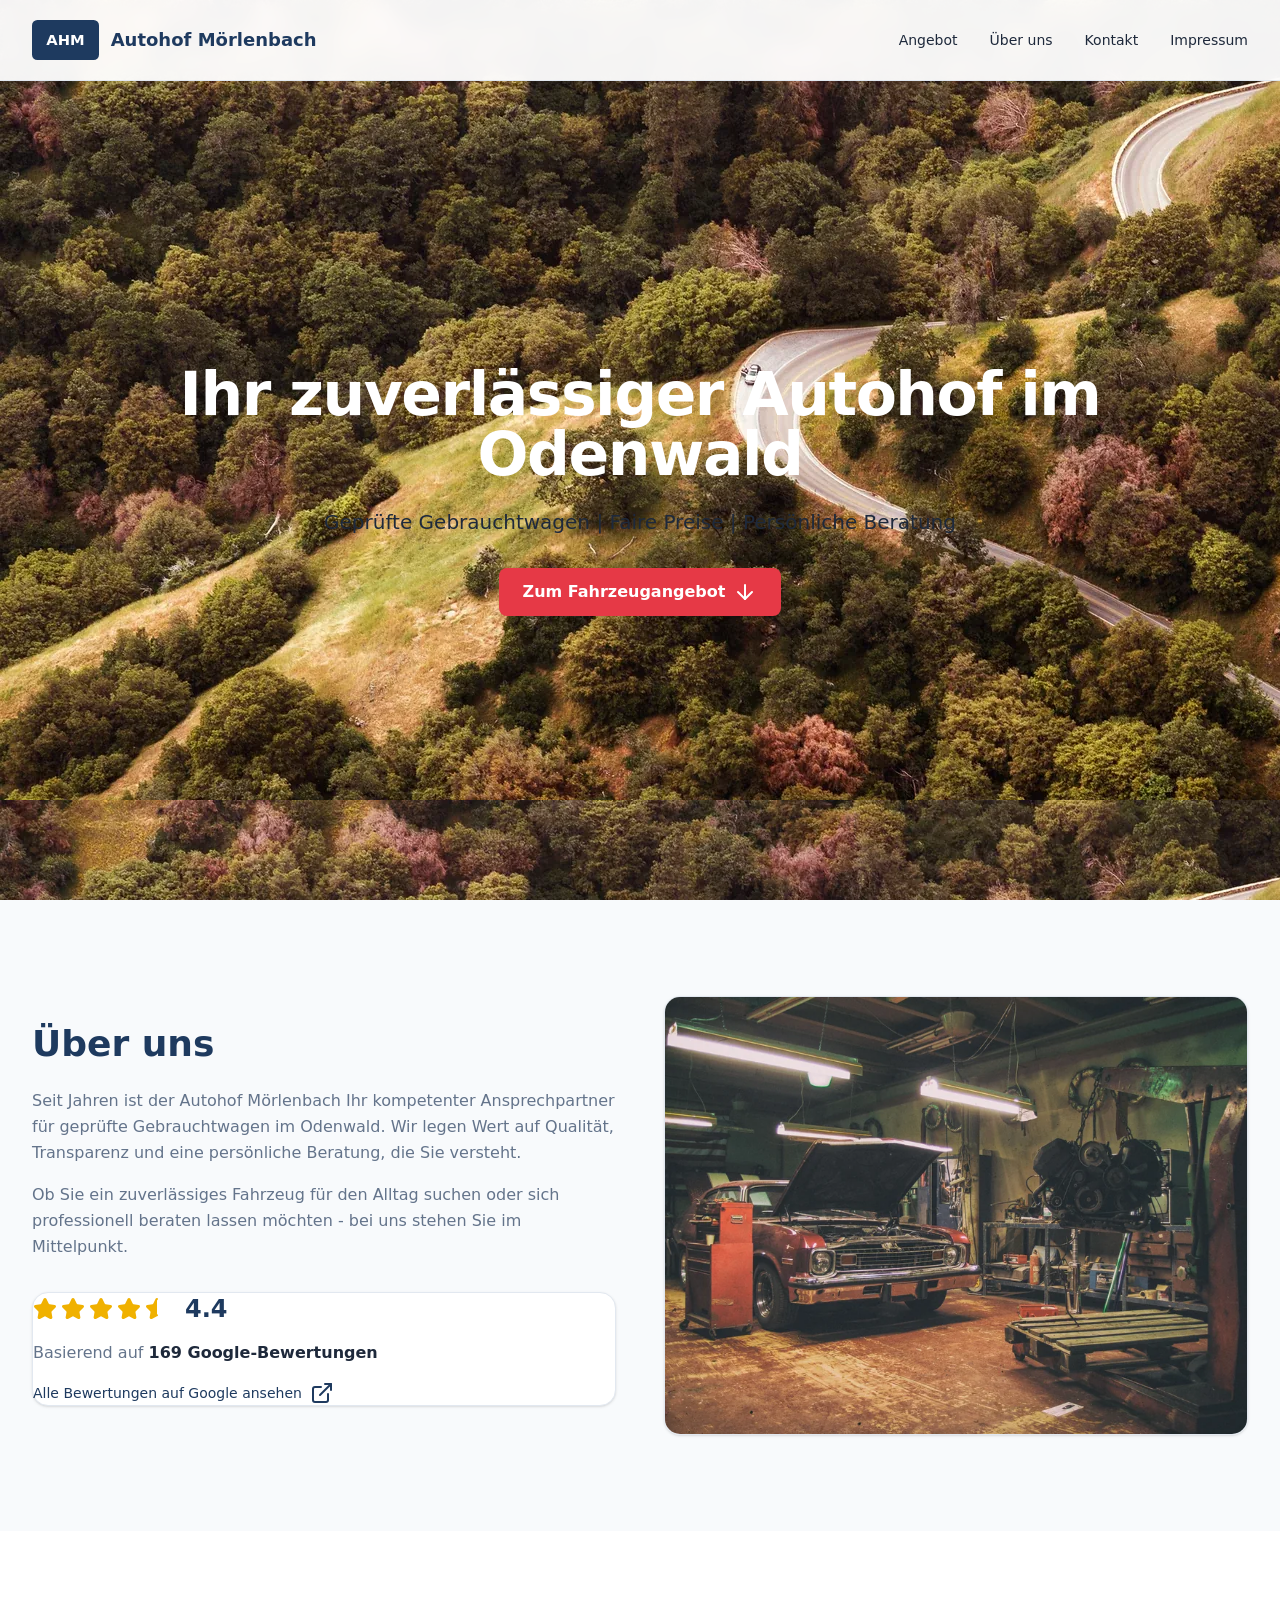
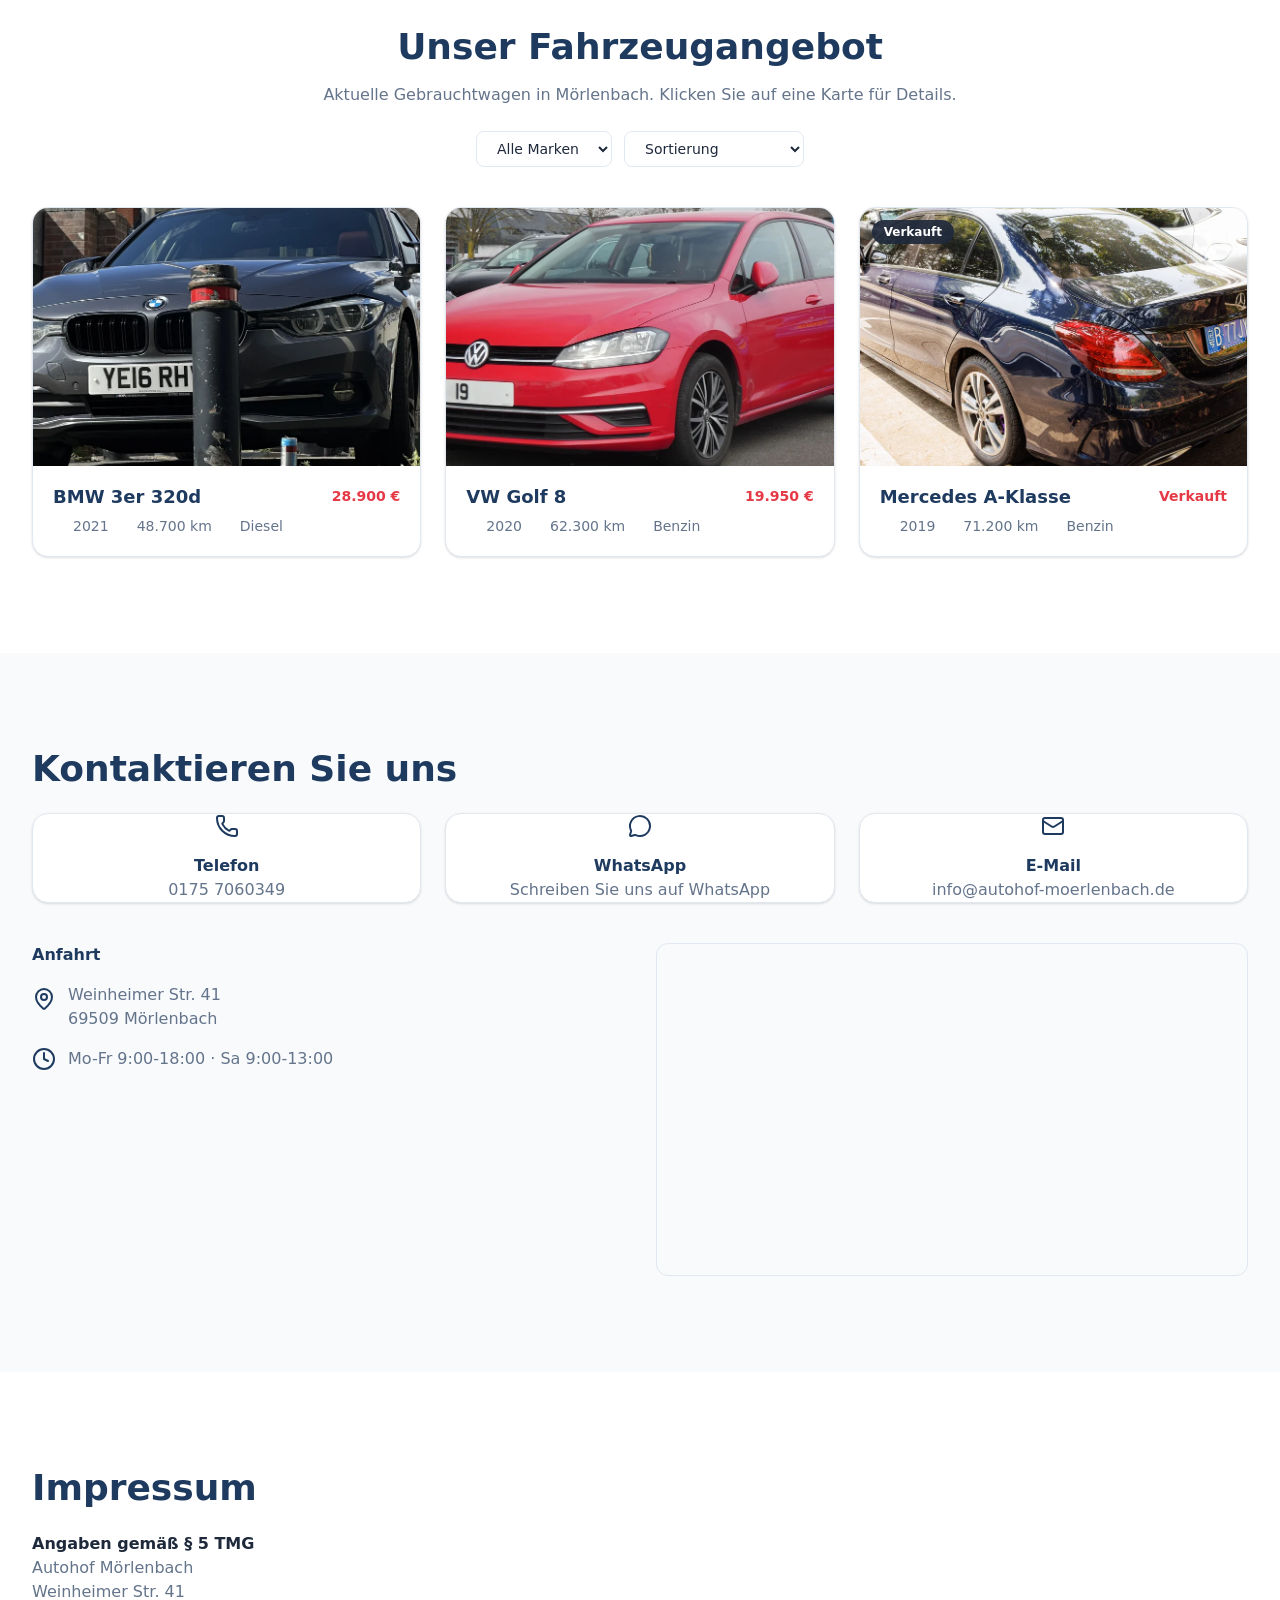
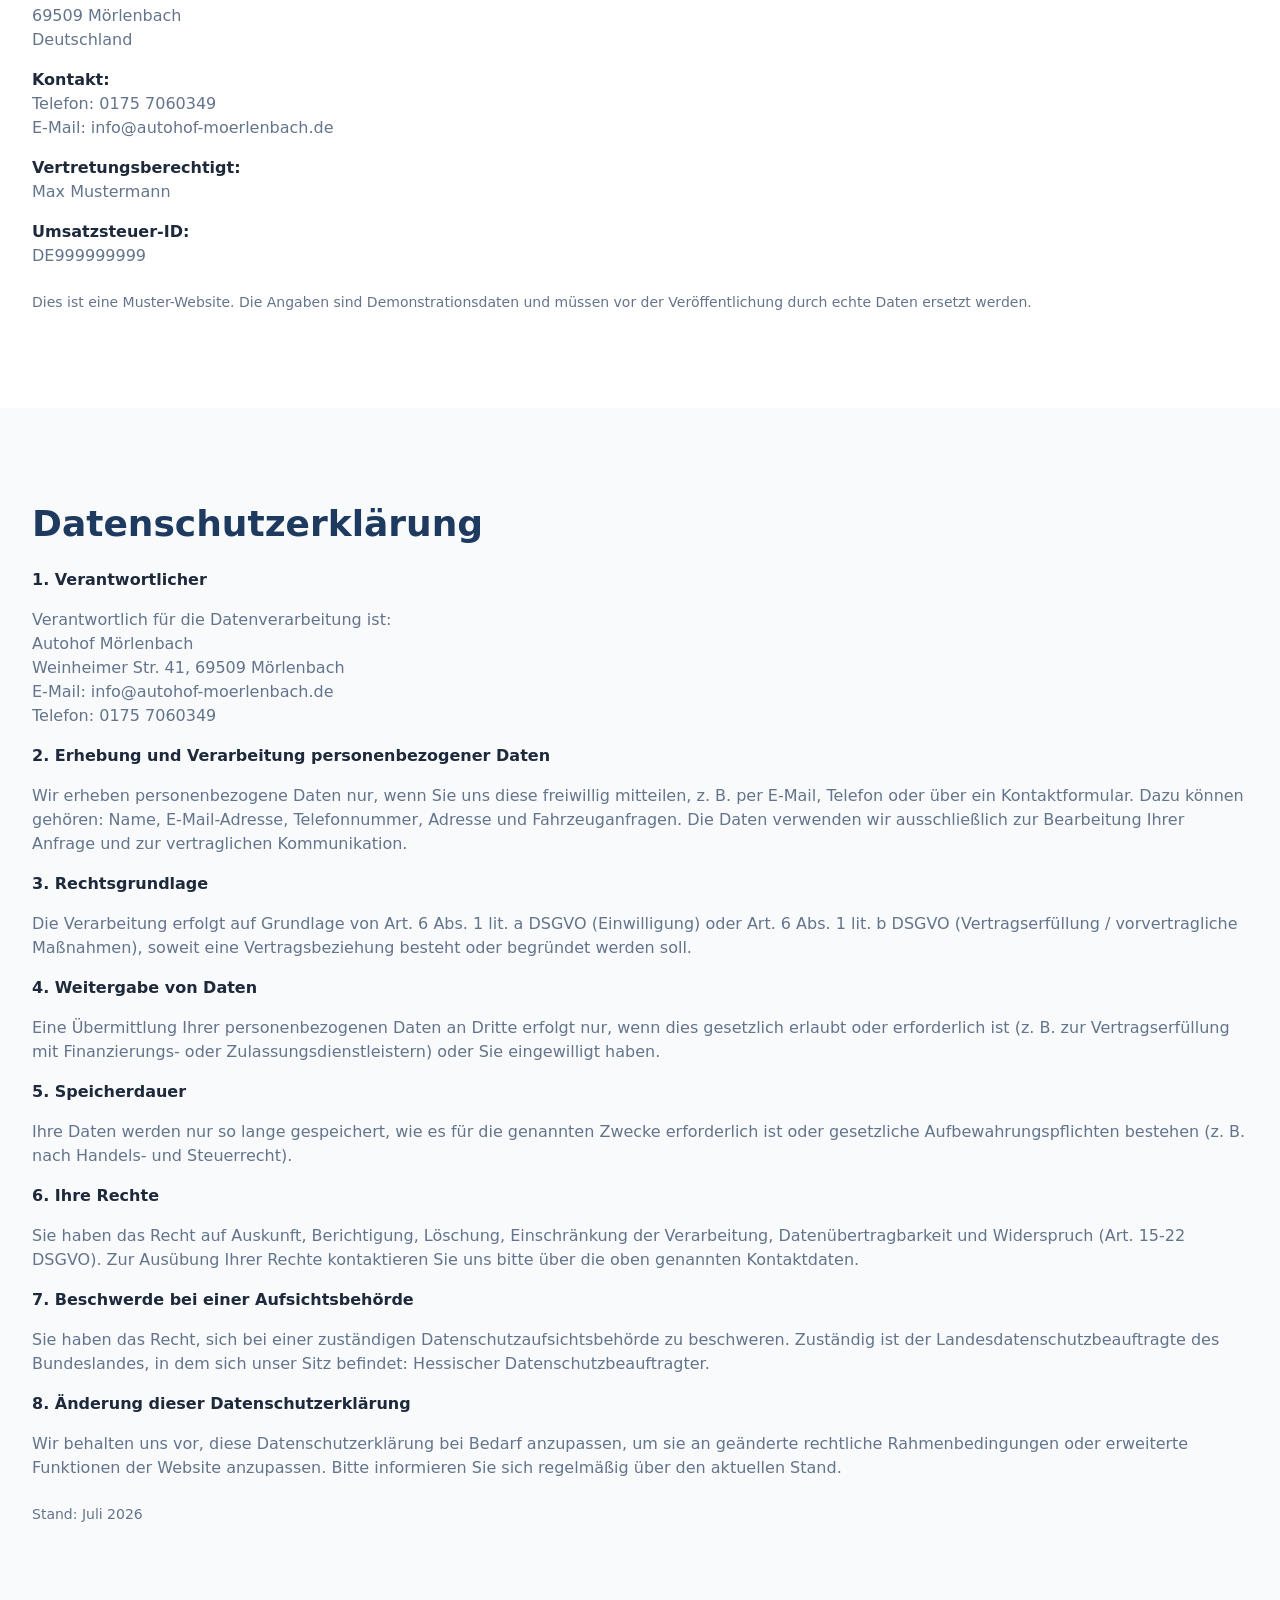
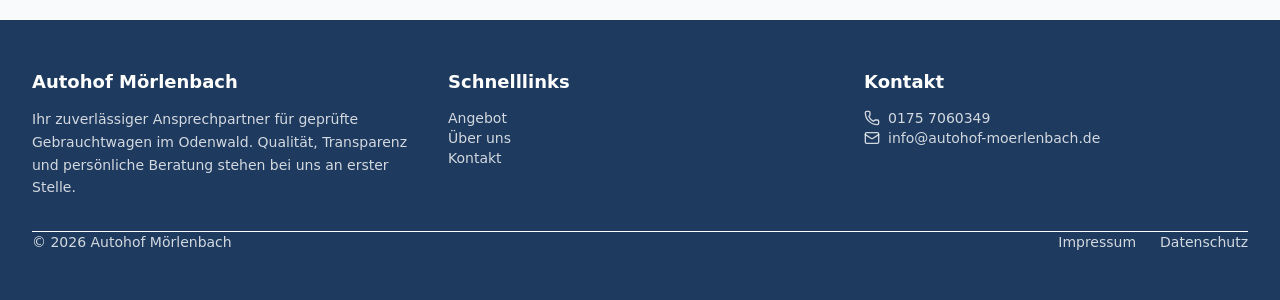
<file: index.html>
<!DOCTYPE html>
<html lang="de">
<head>
  <meta charset="UTF-8">
  <meta name="viewport" content="width=device-width, initial-scale=1.0">
  <title>Autohof Mörlenbach | Gebrauchtwagen im Odenwald</title>
  <meta name="description" content="Ihr zuverlässiger Autohof in Mörlenbach im Odenwald. Geprüfte Gebrauchtwagen, faire Preise und persönliche Beratung.">
  <meta name="keywords" content="Autohof Mörlenbach, Gebrauchtwagen Odenwald, Autohof Mörlenbach, Gebrauchtwagen Mörlenbach, Autohaus Odenwald, Fahrzeuge Mörlenbach, Auto kaufen Odenwald, Weinheimer Straße 41, Gebrauchtwagen Hessen, BMW, VW, Audi, Mercedes">
  <meta name="robots" content="index, follow">
  <link rel="canonical" href="https://autohof-moerlenbach.de/">
  <meta property="og:title" content="Autohof Mörlenbach | Gebrauchtwagen im Odenwald">
  <meta property="og:description" content="Geprüfte Gebrauchtwagen | Faire Preise | Persönliche Beratung">
  <meta property="og:type" content="website">
  <meta property="og:url" content="https://autohof-moerlenbach.de/">
  <meta property="og:image" content="https://autohof-moerlenbach.de/assets/img/og-image.jpg">
  <meta property="og:image:width" content="1200">
  <meta property="og:image:height" content="630">
  <meta property="og:locale" content="de_DE">
  <meta name="twitter:card" content="summary_large_image">
  <meta name="twitter:title" content="Autohof Mörlenbach | Gebrauchtwagen im Odenwald">
  <meta name="twitter:description" content="Geprüfte Gebrauchtwagen | Faire Preise | Persönliche Beratung">
  <meta name="twitter:image" content="https://autohof-moerlenbach.de/assets/img/og-image.jpg">
  <link rel="stylesheet" href="assets/css/tailwind.css">
  <link rel="stylesheet" href="assets/css/style.css">
  <script src="assets/js/lucide.min.js" defer></script>
</head>
<body class="bg-[var(--color-bg)] text-[var(--color-text)] font-sans antialiased">
  <a href="#main-content" class="sr-only focus:not-sr-only focus:absolute focus:top-2 focus:left-2 z-50 bg-[var(--color-primary)] text-white px-4 py-2 rounded">Zum Inhalt springen</a>
  <header class="fixed top-0 left-0 right-0 z-50 bg-white/95 backdrop-blur border-b border-[var(--color-border)]">
    <div class="max-w-7xl mx-auto px-4 sm:px-6 lg:px-8">
      <div class="flex items-center justify-between h-16 md:h-20">
        <a href="#" class="flex items-center gap-3">
          <img src="assets/img/logo.svg" alt="Autohof Mörlenbach Logo" class="h-10 w-auto">
          <span class="font-bold text-lg text-[var(--color-primary)] hidden sm:block">Autohof Mörlenbach</span>
        </a>
        <nav class="hidden md:flex items-center gap-8">
          <a href="#angebot" class="text-sm font-medium hover:text-[var(--color-primary)] transition">Angebot</a>
          <a href="#ueber-uns" class="text-sm font-medium hover:text-[var(--color-primary)] transition">Über uns</a>
          <a href="#kontakt" class="text-sm font-medium hover:text-[var(--color-primary)] transition">Kontakt</a>
          <a href="#impressum" class="text-sm font-medium hover:text-[var(--color-primary)] transition">Impressum</a>
        </nav>
        <button id="mobile-menu-btn" class="md:hidden p-2 rounded-md text-[var(--color-primary)] hover:bg-[var(--color-bg)]" aria-label="Menü öffnen" aria-expanded="false">
          <i data-lucide="menu"></i>
        </button>
      </div>
    </div>
    <div id="mobile-menu" class="hidden md:hidden border-t border-[var(--color-border)] bg-white">
      <div class="px-4 py-3 space-y-1">
        <a href="#angebot" class="block px-3 py-2 rounded-md text-base font-medium hover:bg-[var(--color-bg)]">Angebot</a>
        <a href="#ueber-uns" class="block px-3 py-2 rounded-md text-base font-medium hover:bg-[var(--color-bg)]">Über uns</a>
        <a href="#kontakt" class="block px-3 py-2 rounded-md text-base font-medium hover:bg-[var(--color-bg)]">Kontakt</a>
        <a href="#impressum" class="block px-3 py-2 rounded-md text-base font-medium hover:bg-[var(--color-bg)]">Impressum</a>
      </div>
    </div>
  </header>

  <main id="main-content">
    <section id="hero" class="relative min-h-[100dvh] flex items-center justify-center bg-cover bg-center bg-no-repeat pt-20" style="background-image: url('assets/img/hero.webp');">
      <div class="absolute inset-0 bg-[var(--color-primary)]/70"></div>
      <div class="relative max-w-7xl mx-auto px-4 sm:px-6 lg:px-8 text-center">
        <h1 class="text-4xl md:text-5xl lg:text-6xl font-bold tracking-tight text-white mb-6 drop-shadow-lg">Ihr zuverlässiger Autohof im Odenwald</h1>
        <p class="text-lg md:text-xl text-white/90 max-w-2xl mx-auto mb-8 drop-shadow">Geprüfte Gebrauchtwagen | Faire Preise | Persönliche Beratung</p>
        <a href="#angebot" class="inline-flex items-center gap-2 px-6 py-3 bg-[var(--color-accent)] text-white font-semibold rounded-lg hover:bg-[var(--color-accent-dark)] transition shadow-lg hover:shadow-xl active:scale-[0.98]">
          Zum Fahrzeugangebot
          <i data-lucide="arrow-down"></i>
        </a>
      </div>
    </section>

    <section id="ueber-uns" class="py-16 md:py-24">
      <div class="max-w-7xl mx-auto px-4 sm:px-6 lg:px-8">
        <div class="grid md:grid-cols-2 gap-12 items-center">
          <div>
            <h2 class="text-3xl md:text-4xl font-bold text-[var(--color-primary)] mb-6">Über uns</h2>
            <p class="text-[var(--color-text-light)] leading-relaxed mb-4">Seit Jahren ist der Autohof Mörlenbach Ihr kompetenter Ansprechpartner für geprüfte Gebrauchtwagen im Odenwald. Wir legen Wert auf Qualität, Transparenz und eine persönliche Beratung, die Sie versteht.</p>
            <p class="text-[var(--color-text-light)] leading-relaxed mb-8">Ob Sie ein zuverlässiges Fahrzeug für den Alltag suchen oder sich professionell beraten lassen möchten - bei uns stehen Sie im Mittelpunkt.</p>
            <div class="bg-white rounded-2xl p-6 shadow-sm border border-[var(--color-border)]">
              <div class="flex items-center gap-4 mb-4">
                <div class="flex items-center gap-1 text-yellow-500">
                  <i data-lucide="star" class="fill-current"></i>
                  <i data-lucide="star" class="fill-current"></i>
                  <i data-lucide="star" class="fill-current"></i>
                  <i data-lucide="star" class="fill-current"></i>
                  <i data-lucide="star-half" class="fill-current"></i>
                </div>
                <span class="text-2xl font-bold text-[var(--color-primary)]">4.4</span>
              </div>
              <p class="text-[var(--color-text-light)]">Basierend auf <strong class="text-[var(--color-text)]">169 Google-Bewertungen</strong></p>
              <a href="https://www.google.com/search?q=Autohof+Mörlenbach" target="_blank" rel="noopener" class="inline-flex items-center gap-2 mt-4 text-sm font-medium text-[var(--color-primary)] hover:underline">
                Alle Bewertungen auf Google ansehen
                <i data-lucide="external-link"></i>
              </a>
            </div>
          </div>
          <div class="relative rounded-2xl overflow-hidden shadow-sm border border-[var(--color-border)] aspect-[4/3]">
            <img src="assets/img/about.webp" alt="Werkstatt-Atmosphäre beim Autohof Mörlenbach" class="w-full h-full object-cover">
          </div>
        </div>
      </div>
    </section>

    <section id="angebot" class="py-16 md:py-24 bg-white">
      <div class="max-w-7xl mx-auto px-4 sm:px-6 lg:px-8">
        <div class="text-center mb-10">
          <h2 class="text-3xl md:text-4xl font-bold text-[var(--color-primary)] mb-4">Unser Fahrzeugangebot</h2>
          <p class="text-[var(--color-text-light)] max-w-2xl mx-auto mb-6">Aktuelle Gebrauchtwagen in Mörlenbach. Klicken Sie auf eine Karte für Details.</p>
          <div class="flex flex-col sm:flex-row items-center justify-center gap-3">
            <label for="brand-filter" class="sr-only">Marke filtern</label>
            <select id="brand-filter" aria-label="Marke filtern" class="w-full sm:w-auto px-4 py-2 border border-[var(--color-border)] rounded-lg bg-white text-sm focus:outline-none focus:ring-2 focus:ring-[var(--color-primary)]">
              <option value="">Alle Marken</option>
            </select>
            <label for="sort-price" class="sr-only">Sortierung</label>
            <select id="sort-price" aria-label="Sortierung" class="w-full sm:w-auto px-4 py-2 border border-[var(--color-border)] rounded-lg bg-white text-sm focus:outline-none focus:ring-2 focus:ring-[var(--color-primary)]">
              <option value="default">Sortierung</option>
              <option value="price-asc">Preis: aufsteigend</option>
              <option value="price-desc">Preis: absteigend</option>
            </select>
          </div>
        </div>
        <div id="vehicle-grid" class="grid grid-cols-1 md:grid-cols-2 lg:grid-cols-3 gap-6" role="list">
          <div class="col-span-full text-center text-[var(--color-text-light)] py-12" id="vehicle-loading">Fahrzeuge werden geladen...</div>
        </div>
        <div id="vehicle-empty" class="hidden text-center py-12">
          <div class="inline-flex items-center gap-2 px-4 py-2 bg-[var(--color-bg)] rounded-lg text-sm text-[var(--color-text-light)]">
            <i data-lucide="info"></i>
            Aktuell sind keine Fahrzeuge verfügbar.
          </div>
        </div>
      </div>
    </section>

    <section id="kontakt" class="py-16 md:py-24">
      <div class="max-w-7xl mx-auto px-4 sm:px-6 lg:px-8">
        <h2 class="text-3xl md:text-4xl font-bold text-[var(--color-primary)] mb-6">Kontaktieren Sie uns</h2>
        <div class="grid grid-cols-1 md:grid-cols-3 gap-6 mb-10">
          <a href="tel:+491757060349" class="group flex flex-col items-center text-center p-6 bg-white rounded-2xl border border-[var(--color-border)] shadow-sm hover:shadow-lg hover:-translate-y-1 transition">
            <span class="inline-flex items-center justify-center w-12 h-12 rounded-full bg-[var(--color-primary)]/10 text-[var(--color-primary)] mb-4 group-hover:bg-[var(--color-primary)] group-hover:text-white transition">
              <i data-lucide="phone" class="w-6 h-6"></i>
            </span>
            <span class="font-semibold text-[var(--color-primary)] mb-1">Telefon</span>
            <span class="text-[var(--color-text-light)]">0175 7060349</span>
          </a>
          <a href="https://wa.me/491757060349" target="_blank" rel="noopener" class="group flex flex-col items-center text-center p-6 bg-white rounded-2xl border border-[var(--color-border)] shadow-sm hover:shadow-lg hover:-translate-y-1 transition">
            <span class="inline-flex items-center justify-center w-12 h-12 rounded-full bg-[var(--color-primary)]/10 text-[var(--color-primary)] mb-4 group-hover:bg-[var(--color-primary)] group-hover:text-white transition">
              <i data-lucide="message-circle" class="w-6 h-6"></i>
            </span>
            <span class="font-semibold text-[var(--color-primary)] mb-1">WhatsApp</span>
            <span class="text-[var(--color-text-light)]">Schreiben Sie uns auf WhatsApp</span>
          </a>
          <a href="mailto:info@autohof-moerlenbach.de" class="group flex flex-col items-center text-center p-6 bg-white rounded-2xl border border-[var(--color-border)] shadow-sm hover:shadow-lg hover:-translate-y-1 transition">
            <span class="inline-flex items-center justify-center w-12 h-12 rounded-full bg-[var(--color-primary)]/10 text-[var(--color-primary)] mb-4 group-hover:bg-[var(--color-primary)] group-hover:text-white transition">
              <i data-lucide="mail" class="w-6 h-6"></i>
            </span>
            <span class="font-semibold text-[var(--color-primary)] mb-1">E-Mail</span>
            <span class="text-[var(--color-text-light)]">info@autohof-moerlenbach.de</span>
          </a>
        </div>
        <div class="grid md:grid-cols-2 gap-8">
          <div class="space-y-4">
            <h3 class="font-semibold text-[var(--color-primary)]">Anfahrt</h3>
            <p class="flex items-start gap-3 text-[var(--color-text-light)]">
              <i data-lucide="map-pin" class="mt-1 text-[var(--color-primary)]"></i>
              <span>Weinheimer Str. 41<br>69509 Mörlenbach</span>
            </p>
            <p class="flex items-center gap-3 text-[var(--color-text-light)]">
              <i data-lucide="clock" class="text-[var(--color-primary)]"></i>
              <span id="opening-hours">Öffnungszeiten werden geladen...</span>
            </p>
          </div>
          <div class="relative w-full aspect-video rounded-xl overflow-hidden border border-[var(--color-border)]">
            <iframe
              class="absolute inset-0 w-full h-full"
              src="https://www.google.com/maps/embed?pb=!1m18!1m12!1m3!1d2582.0!2d8.7352399!3d49.6162256!2m3!1f0!2f0!3f0!3m2!1i1024!2i768!4f13.1!3m3!1m2!1s0x47b6e79df210fa1b%3A0x96f6d8662a940e75!2sAutohof%20M%C3%B6rlenbach!5e0!3m2!1sde!2sde"
              title="Standort Autohof Mörlenbach"
              loading="lazy"
              allowfullscreen
              referrerpolicy="no-referrer-when-downgrade"
            ></iframe>
          </div>
        </div>
      </div>
    </section>

    <section id="impressum" class="py-16 md:py-24 bg-white">
      <div class="max-w-7xl mx-auto px-4 sm:px-6 lg:px-8">
        <h2 class="text-3xl md:text-4xl font-bold text-[var(--color-primary)] mb-6">Impressum</h2>
        <div class="prose prose-sm max-w-none text-[var(--color-text-light)]">
          <p class="font-semibold text-[var(--color-text)]">Angaben gemäß § 5 TMG</p>
          <p class="mt-2">Autohof Mörlenbach<br>Weinheimer Str. 41<br>69509 Mörlenbach<br>Deutschland</p>

          <p class="mt-4"><strong class="text-[var(--color-text)]">Kontakt:</strong><br>
            Telefon: <a href="tel:+491757060349" class="hover:text-[var(--color-primary)]">0175 7060349</a><br>
            E-Mail: <a href="mailto:info@autohof-moerlenbach.de" class="hover:text-[var(--color-primary)]">info@autohof-moerlenbach.de</a>
          </p>

          <p class="mt-4"><strong class="text-[var(--color-text)]">Vertretungsberechtigt:</strong><br>Max Mustermann</p>

          <p class="mt-4"><strong class="text-[var(--color-text)]">Umsatzsteuer-ID:</strong><br>DE999999999</p>

          <p class="mt-6 text-sm text-[var(--color-text-light)]">Dies ist eine Muster-Website. Die Angaben sind Demonstrationsdaten und müssen vor der Veröffentlichung durch echte Daten ersetzt werden.</p>
        </div>
      </div>
    </section>

    <section id="datenschutz" class="py-16 md:py-24">
      <div class="max-w-7xl mx-auto px-4 sm:px-6 lg:px-8">
        <h2 class="text-3xl md:text-4xl font-bold text-[var(--color-primary)] mb-6">Datenschutzerklärung</h2>
        <div class="prose prose-sm max-w-none text-[var(--color-text-light)] space-y-4">
          <p class="font-semibold text-[var(--color-text)]">1. Verantwortlicher</p>
          <p>Verantwortlich für die Datenverarbeitung ist:<br>
            Autohof Mörlenbach<br>
            Weinheimer Str. 41, 69509 Mörlenbach<br>
            E-Mail: <a href="mailto:info@autohof-moerlenbach.de" class="hover:text-[var(--color-primary)]">info@autohof-moerlenbach.de</a><br>
            Telefon: <a href="tel:+491757060349" class="hover:text-[var(--color-primary)]">0175 7060349</a>
          </p>

          <p class="font-semibold text-[var(--color-text)]">2. Erhebung und Verarbeitung personenbezogener Daten</p>
          <p>Wir erheben personenbezogene Daten nur, wenn Sie uns diese freiwillig mitteilen, z. B. per E-Mail, Telefon oder über ein Kontaktformular. Dazu können gehören: Name, E-Mail-Adresse, Telefonnummer, Adresse und Fahrzeuganfragen. Die Daten verwenden wir ausschließlich zur Bearbeitung Ihrer Anfrage und zur vertraglichen Kommunikation.</p>

          <p class="font-semibold text-[var(--color-text)]">3. Rechtsgrundlage</p>
          <p>Die Verarbeitung erfolgt auf Grundlage von Art. 6 Abs. 1 lit. a DSGVO (Einwilligung) oder Art. 6 Abs. 1 lit. b DSGVO (Vertragserfüllung / vorvertragliche Maßnahmen), soweit eine Vertragsbeziehung besteht oder begründet werden soll.</p>

          <p class="font-semibold text-[var(--color-text)]">4. Weitergabe von Daten</p>
          <p>Eine Übermittlung Ihrer personenbezogenen Daten an Dritte erfolgt nur, wenn dies gesetzlich erlaubt oder erforderlich ist (z. B. zur Vertragserfüllung mit Finanzierungs- oder Zulassungsdienstleistern) oder Sie eingewilligt haben.</p>

          <p class="font-semibold text-[var(--color-text)]">5. Speicherdauer</p>
          <p>Ihre Daten werden nur so lange gespeichert, wie es für die genannten Zwecke erforderlich ist oder gesetzliche Aufbewahrungspflichten bestehen (z. B. nach Handels- und Steuerrecht).</p>

          <p class="font-semibold text-[var(--color-text)]">6. Ihre Rechte</p>
          <p>Sie haben das Recht auf Auskunft, Berichtigung, Löschung, Einschränkung der Verarbeitung, Datenübertragbarkeit und Widerspruch (Art. 15-22 DSGVO). Zur Ausübung Ihrer Rechte kontaktieren Sie uns bitte über die oben genannten Kontaktdaten.</p>

          <p class="font-semibold text-[var(--color-text)]">7. Beschwerde bei einer Aufsichtsbehörde</p>
          <p>Sie haben das Recht, sich bei einer zuständigen Datenschutzaufsichtsbehörde zu beschweren. Zuständig ist der Landesdatenschutzbeauftragte des Bundeslandes, in dem sich unser Sitz befindet: <a href="https://datenschutz.hessen.de" target="_blank" rel="noopener" class="hover:text-[var(--color-primary)]">Hessischer Datenschutzbeauftragter</a>.</p>

          <p class="font-semibold text-[var(--color-text)]">8. Änderung dieser Datenschutzerklärung</p>
          <p>Wir behalten uns vor, diese Datenschutzerklärung bei Bedarf anzupassen, um sie an geänderte rechtliche Rahmenbedingungen oder erweiterte Funktionen der Website anzupassen. Bitte informieren Sie sich regelmäßig über den aktuellen Stand.</p>

          <p class="text-sm text-[var(--color-text-light)] mt-6">Stand: Juli 2026</p>
        </div>
      </div>
    </section>
  </main>

  <footer class="bg-footer text-white py-12">
    <div class="max-w-7xl mx-auto px-4 sm:px-6 lg:px-8">
      <div class="grid grid-cols-1 md:grid-cols-3 gap-8 mb-8">
        <div>
          <h3 class="font-bold text-lg mb-3">Autohof Mörlenbach</h3>
          <p class="text-white/80 text-sm leading-relaxed">Ihr zuverlässiger Ansprechpartner für geprüfte Gebrauchtwagen im Odenwald. Qualität, Transparenz und persönliche Beratung stehen bei uns an erster Stelle.</p>
        </div>
        <div>
          <h3 class="font-bold text-lg mb-3">Schnelllinks</h3>
          <ul class="space-y-2 text-sm text-white/80">
            <li><a href="#angebot" class="hover:text-white transition">Angebot</a></li>
            <li><a href="#ueber-uns" class="hover:text-white transition">Über uns</a></li>
            <li><a href="#kontakt" class="hover:text-white transition">Kontakt</a></li>
          </ul>
        </div>
        <div>
          <h3 class="font-bold text-lg mb-3">Kontakt</h3>
          <ul class="space-y-2 text-sm text-white/80">
            <li class="flex items-center gap-2"><i data-lucide="phone" class="w-4 h-4"></i> <a href="tel:+491757060349" class="hover:text-white transition">0175 7060349</a></li>
            <li class="flex items-center gap-2"><i data-lucide="mail" class="w-4 h-4"></i> <a href="mailto:info@autohof-moerlenbach.de" class="hover:text-white transition">info@autohof-moerlenbach.de</a></li>
          </ul>
        </div>
      </div>
      <div class="pt-8 border-t border-white/20 flex flex-col md:flex-row items-center justify-between gap-4">
        <p class="text-sm text-white/80">© <span id="year">2026</span> Autohof Mörlenbach</p>
        <div class="flex items-center gap-6">
          <a href="#impressum" class="text-sm text-white/80 hover:text-white">Impressum</a>
          <a href="#datenschutz" class="text-sm text-white/80 hover:text-white">Datenschutz</a>
        </div>
      </div>
    </div>
  </footer>

  <div id="vehicle-modal" class="fixed inset-0 z-50 hidden" role="dialog" aria-modal="true" aria-labelledby="modal-title" aria-describedby="modal-description">
    <div class="absolute inset-0 bg-black/60 backdrop-blur-sm" id="modal-backdrop"></div>
    <div class="relative z-10 min-h-full px-4 py-6 md:py-10 flex items-start justify-center overflow-y-auto" id="modal-scroll-container">
      <div class="bg-white rounded-2xl w-full max-w-4xl shadow-2xl overflow-hidden transform transition-all scale-95 opacity-0" id="modal-panel" tabindex="-1">
        <div class="relative bg-[var(--color-primary)] text-white p-4 md:p-6 flex items-start justify-between">
          <div>
            <h3 id="modal-title" class="text-xl md:text-2xl font-bold"></h3>
            <p id="modal-subtitle" class="text-sm text-white/80"></p>
          </div>
          <button id="modal-close" class="p-2 rounded-lg bg-white/10 hover:bg-white/20 transition" aria-label="Modal schließen">
            <i data-lucide="x" class="w-6 h-6"></i>
          </button>
        </div>
        <div class="p-4 md:p-6">
          <div class="relative rounded-xl overflow-hidden bg-[var(--color-bg)] mb-4">
            <img id="modal-image" src="assets/img/placeholder-vehicle.svg" alt="" class="w-full h-64 md:h-80 object-cover">
            <button id="modal-prev" class="absolute left-3 top-1/2 -translate-y-1/2 p-2 rounded-full bg-white/90 text-[var(--color-primary)] hover:bg-white shadow-lg transition" aria-label="Vorheriges Bild">
              <i data-lucide="chevron-left" class="w-5 h-5"></i>
            </button>
            <button id="modal-next" class="absolute right-3 top-1/2 -translate-y-1/2 p-2 rounded-full bg-white/90 text-[var(--color-primary)] hover:bg-white shadow-lg transition" aria-label="Nächstes Bild">
              <i data-lucide="chevron-right" class="w-5 h-5"></i>
            </button>
          </div>
          <div id="modal-dots" class="flex justify-center gap-2 mb-6"></div>
          <div class="grid md:grid-cols-2 gap-6 mb-6">
            <div>
              <h4 class="font-semibold text-[var(--color-primary)] mb-3">Technische Daten</h4>
              <dl id="modal-specs" class="grid grid-cols-2 gap-x-4 gap-y-2 text-sm">
              </dl>
            </div>
            <div>
              <h4 class="font-semibold text-[var(--color-primary)] mb-3">Ausstattung</h4>
              <div id="modal-features" class="flex flex-wrap gap-2"></div>
              <h4 class="font-semibold text-[var(--color-primary)] mt-6 mb-2">Beschreibung</h4>
              <p id="modal-description" class="text-sm text-[var(--color-text-light)] leading-relaxed"></p>
            </div>
          </div>
          <div class="flex flex-col sm:flex-row items-center justify-between gap-4 pt-6 border-t border-[var(--color-border)]">
            <div class="text-2xl font-bold text-[var(--color-primary)]" id="modal-price"></div>
            <a id="modal-cta" href="#" target="_blank" rel="noopener" class="inline-flex items-center gap-2 px-6 py-3 bg-[var(--color-accent)] text-white font-semibold rounded-lg hover:bg-[var(--color-accent-dark)] transition shadow-lg active:scale-[0.98] w-full sm:w-auto justify-center">
              <i data-lucide="message-circle"></i>
              Jetzt anfragen
            </a>
          </div>
        </div>
      </div>
    </div>
  </div>

  <script src="assets/js/app.js"></script>
</body>
</html>
</file>
<file: assets/css/style.css>
:root {
  --color-primary: #1e3a5f;
  --color-primary-light: #2d5a8e;
  --color-accent: #e63946;
  --color-accent-dark: #d62836;
  --color-bg: #f8fafc;
  --color-text: #1e293b;
  --color-text-light: #64748b;
  --color-border: #e2e8f0;
}

html {
  scroll-behavior: smooth;
}

.skip-link {
  position: absolute;
  top: -100%;
  left: 50%;
  transform: translateX(-50%);
  z-index: 100;
  background: var(--color-primary);
  color: #fff;
  padding: 0.75rem 1.25rem;
  border-radius: 0 0 0.5rem 0.5rem;
  font-weight: 600;
  text-decoration: none;
  transition: top 0.2s ease;
}

.skip-link:focus {
  top: 0;
  outline: 3px solid #fff;
  outline-offset: -3px;
}

body {
  font-family: system-ui, -apple-system, BlinkMacSystemFont, "Segoe UI", Roboto, "Helvetica Neue", Arial, sans-serif;
}

.sr-only {
  position: absolute;
  width: 1px;
  height: 1px;
  padding: 0;
  margin: -1px;
  overflow: hidden;
  clip: rect(0, 0, 0, 0);
  white-space: nowrap;
  border-width: 0;
}

.bg-footer {
  background-color: #1e3a5f;
}

@media (prefers-reduced-motion: reduce) {
  html {
    scroll-behavior: auto;
  }

  *,
  *::before,
  *::after {
    animation-duration: 0.01ms !important;
    animation-iteration-count: 1 !important;
    transition-duration: 0.01ms !important;
  }
}
</file>
